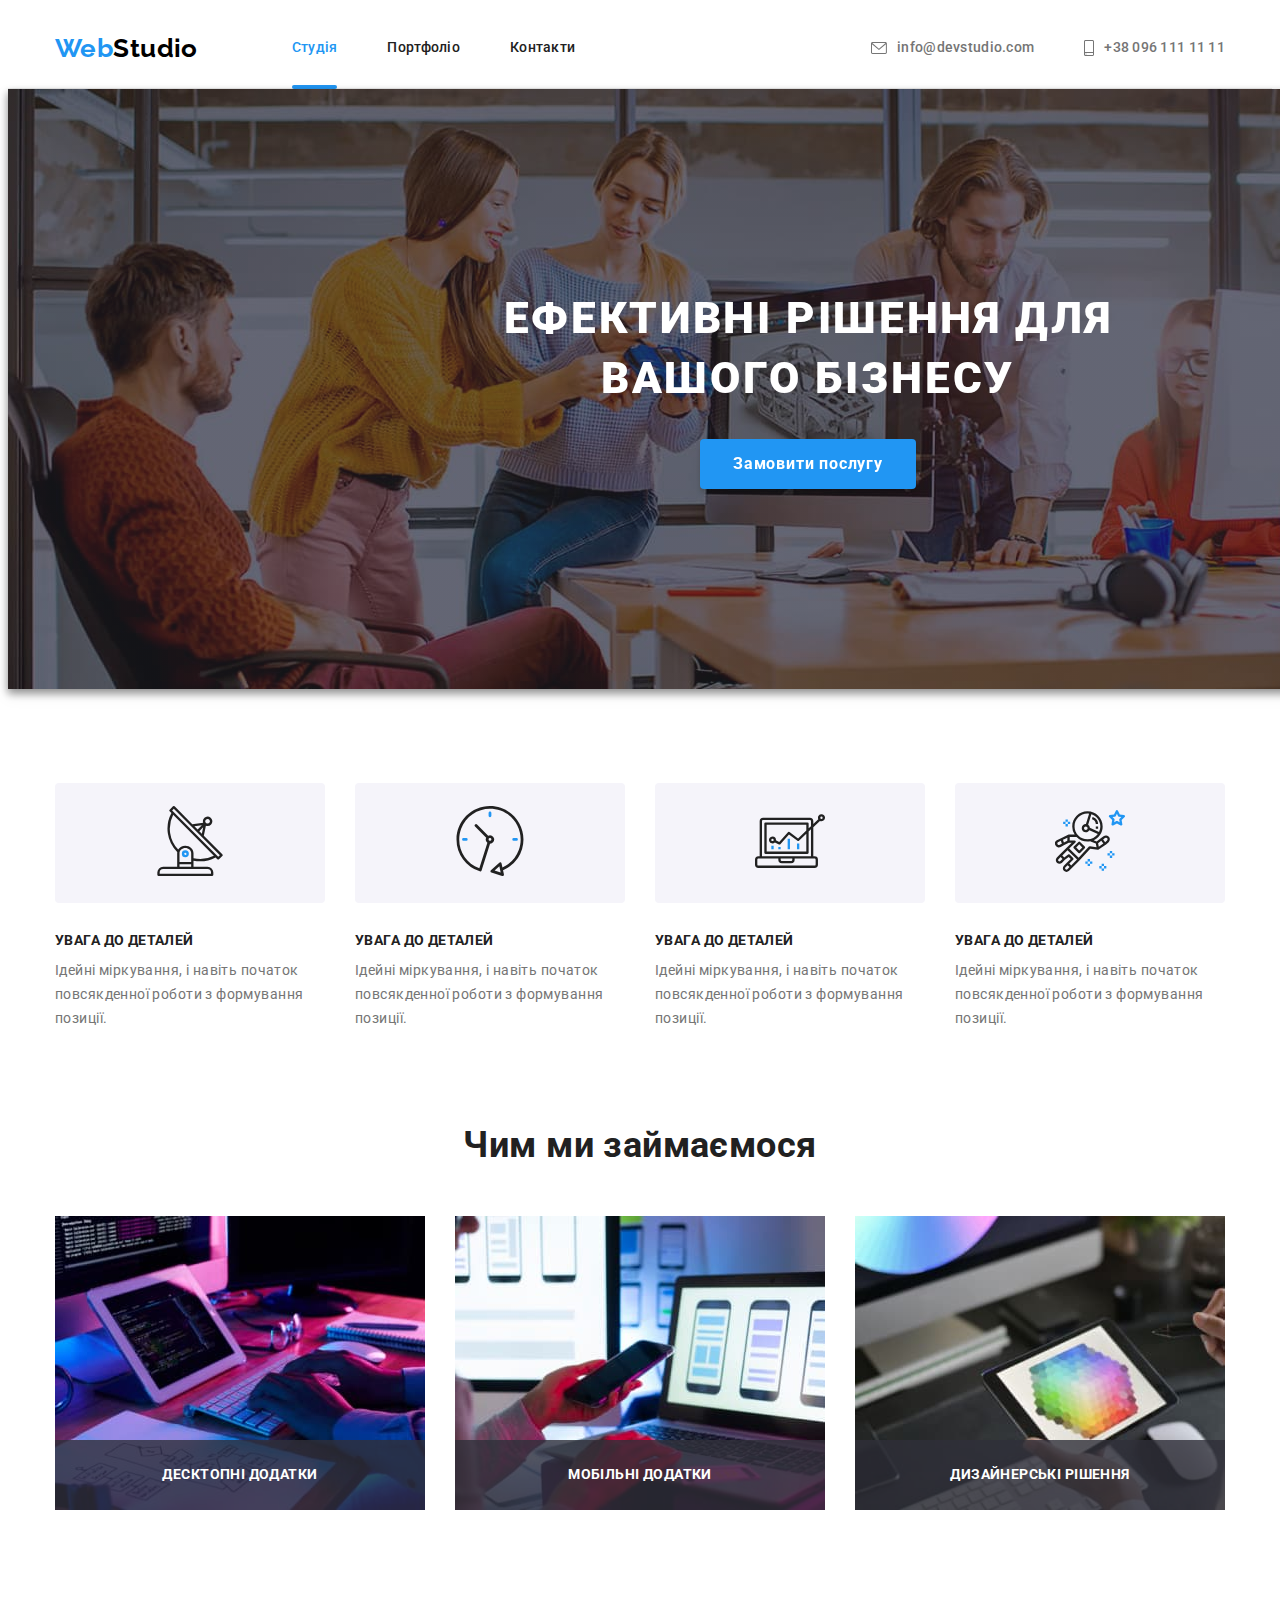
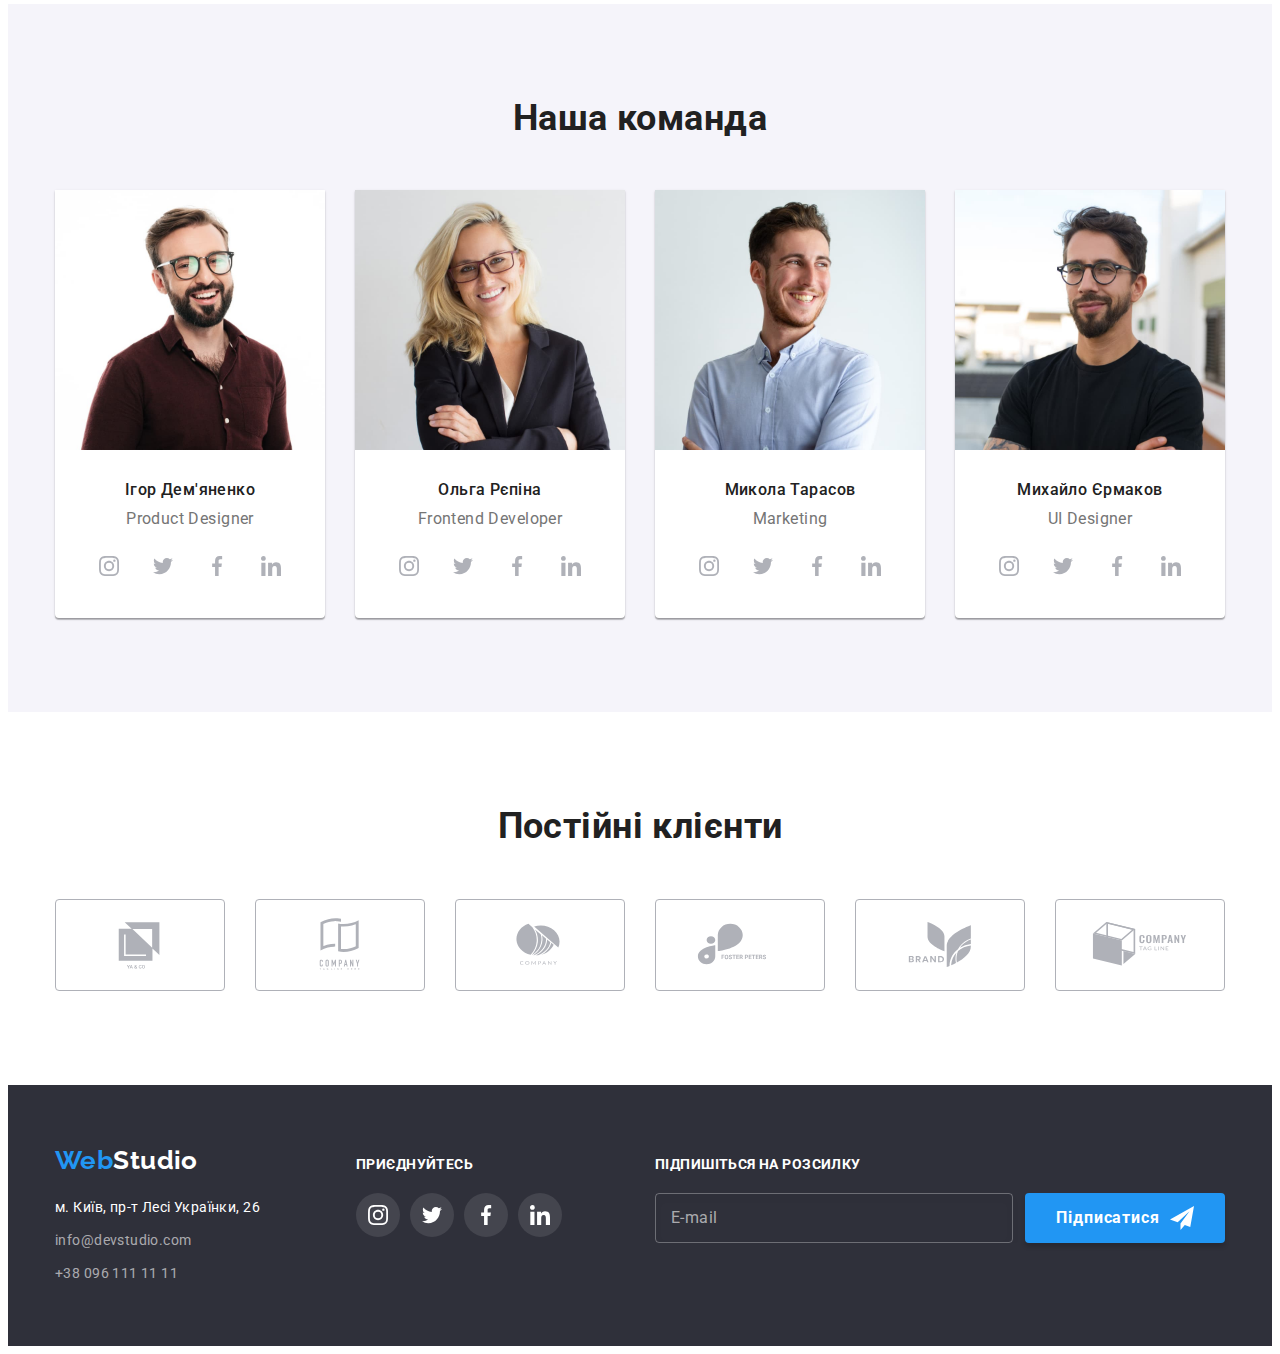
<file: index.html>
<!DOCTYPE html>
<html lang="uk">
  <head>
    <meta charset="UTF-8" />
    <meta http-equiv="X-UA-Compatible" content="IE=edge" />
    <meta name="viewport" content="width=device-width, initial-scale=1.0" />

    <title>Web Studio</title>

    <!-- Fonts -->

    <link rel="preconnect" href="https://fonts.googleapis.com" />
    <link rel="preconnect" href="https://fonts.gstatic.com" crossorigin />
    <link
      href="https://fonts.googleapis.com/css2?family=Raleway:wght@700&family=Roboto:wght@400;500;700;900&display=swap"
      rel="stylesheet"
    />

    <!-- Normalize -->

    <link
      rel="stylesheet"
      href="https://cdnjs.cloudflare.com/ajax/libs/modern-normalize/1.1.0/modern-normalize.min.css"
      integrity="sha512-wpPYUAdjBVSE4KJnH1VR1HeZfpl1ub8YT/NKx4PuQ5NmX2tKuGu6U/JRp5y+Y8XG2tV+wKQpNHVUX03MfMFn9Q=="
      crossorigin="anonymous"
      referrerpolicy="no-referrer"
    />

    <!-- Custom styles -->

    <link rel="stylesheet" href="./css/styles.css" />
  </head>

  <body>
    <!-- ============== HEADER SECTION =================== -->

    <header class="header">
      <div class="header-content container">
        <a class="logo-link link" href="./index.html">
          <span class="logo-header-one">Web</span><span class="logo-header-two">Studio</span></a
        >

        <!-- ===== nav menu ===== -->

        <nav class="navigation">
          <ul class="nav-list list">
            <li class="nav-list-item">
              <a class="nav-link link current" href="./index.html">Студія</a>
            </li>
            <li class="nav-list-item">
              <a class="nav-link link" href="./portfolio.html">Портфоліо</a>
            </li>
            <li class="nav-list-item"><a class="nav-link link" href="">Контакти</a></li>
          </ul>
        </nav>

        <!-- ===== contacts header ===== -->

        <ul class="mail-tel-list list">
          <li class="mail-tel-item link">
            <a class="mail-header-link" href="mailto:info@devstudio.com">
              <svg class="header-tel-icon" width="16" height="12">
                <use href="./images/icons.svg#icon-email"></use>
              </svg>
              info@devstudio.com
            </a>
          </li>
          <li class="mail-tel-item link">
            <a class="phone-header-link" href="tel:+380961111111">
              <svg class="header-tel-icon" width="10" height="16">
                <use href="./images/icons.svg#icon-smartphone"></use>
              </svg>
              +38 096 111 11 11
            </a>
          </li>
        </ul>
      </div>
    </header>

    <!-- ================ MAIN =============== -->

    <main class="main">
      <!-- ===== hero section ===== -->

      <section class="hero-overlay hero">
        <div class="container">
          <h1 class="hero-header">Ефективні рішення для вашого бізнесу</h1>

          <button class="hero-button btn" type="button" data-modal-open>Замовити послугу</button>
        </div>
      </section>

      <!-- ===== features section ===== -->

      <section class="features section">
        <div class="container">
          <h2 class="visually-hidden">Наші переваги</h2>

          <ul class="features-list list">
            <li class="features-list-item link features-picture-one">
              <div class="features-item-picture">
                <a class="features-item-link" href="">
                  <svg class="features-item-svg" width="70" height="70">
                    <use href="./images/icons.svg#icon-antenna"></use>
                  </svg>
                </a>
              </div>
              <h3 class="features-item-title">увага до деталей</h3>
              <p class="features-item-info">
                Ідейні міркування, і навіть початок повсякденної роботи з формування позиції.
              </p>
            </li>

            <li class="features-list-item link features-picture-one">
              <div class="features-item-picture">
                <a class="features-item-link" href="">
                  <svg class="features-item-svg" width="70" height="70">
                    <use href="./images/icons.svg#icon-clock"></use>
                  </svg>
                </a>
              </div>
              <h3 class="features-item-title">увага до деталей</h3>
              <p class="features-item-info">
                Ідейні міркування, і навіть початок повсякденної роботи з формування позиції.
              </p>
            </li>

            <li class="features-list-item link features-picture-one">
              <div class="features-item-picture">
                <a class="features-item-link" href="">
                  <svg class="features-item-svg" width="70" height="70">
                    <use href="./images/icons.svg#icon-diagram"></use>
                  </svg>
                </a>
              </div>
              <h3 class="features-item-title">увага до деталей</h3>
              <p class="features-item-info">
                Ідейні міркування, і навіть початок повсякденної роботи з формування позиції.
              </p>
            </li>

            <li class="features-list-item link features-picture-one">
              <div class="features-item-picture">
                <a class="features-item-link" href="">
                  <svg class="features-item-svg" width="70" height="70">
                    <use href="./images/icons.svg#icon-astronaut"></use>
                  </svg>
                </a>
              </div>
              <h3 class="features-item-title">увага до деталей</h3>
              <p class="features-item-info">
                Ідейні міркування, і навіть початок повсякденної роботи з формування позиції.
              </p>
            </li>
          </ul>
        </div>
      </section>

      <!-- ===== work section ===== -->

      <section class="work">
        <div class="container">
          <h2 class="section-title section-title-work">Чим ми займаємося</h2>
          <ul class="work-list list">
            <li class="work-image-link link">
              <div class="work-box">
                <img src="./images/work/imgwork1.jpg" width="370" height="294" alt="business" />
                <div class="work-label-box">
                  <p class="work-label-text">Десктопні додатки</p>
                </div>
              </div>
            </li>
            <li class="work-image-link link">
              <div class="work-box">
                <img src="./images/work/imgwork2.jpg" width="370" height="294" alt="business" />
                <div class="work-label-box">
                  <p class="work-label-text">Мобільні додатки</p>
                </div>
              </div>
            </li>
            <li class="work-image-link link">
              <div class="work-box">
                <img src="./images/work/imgwork3.jpg" width="370" height="294" alt="business" />
                <div class="work-label-box">
                  <p class="work-label-text">Дизайнерські рішення</p>
                </div>
              </div>
            </li>
          </ul>
        </div>
      </section>

      <!-- ===== team section ===== -->

      <section class="team section">
        <div class="container">
          <h2 class="section-title section-title-team">Наша команда</h2>

          <ul class="team-list list">
            <li class="team-list-item link">
              <div class="team-member">
                <img
                  class="team-member-image"
                  src="./images/team/igor.jpg"
                  width="270"
                  height="260"
                  alt="фото Ігор Дем'яненко"
                />
                <div class="team-member-info">
                  <h3 class="team-member-title">Ігор Дем'яненко</h3>
                  <p class="team-member-profession">Product Designer</p>

                  <!-- === soc netw === -->

                  <ul class="team-social-list list">
                    <li class="team-social-item">
                      <a
                        class="team-social-link link"
                        href=""
                        target="_blank"
                        rel="nofollow noopener noreferrer"
                        aria-label="Instagram"
                      >
                        <svg class="team-social-svg" width="20" height="20">
                          <use href="./images/icons.svg#icon-instagram"></use>
                        </svg>
                      </a>
                    </li>

                    <li class="team-social-item">
                      <a
                        class="team-social-link link"
                        href=""
                        target="_blank"
                        rel="nofollow noopener noreferrer"
                        aria-label="Twitter"
                      >
                        <svg class="team-social-svg" width="20" height="20">
                          <use href="./images/icons.svg#icon-twitter"></use>
                        </svg>
                      </a>
                    </li>

                    <li class="team-social-item">
                      <a
                        class="team-social-link link"
                        href=""
                        target="_blank"
                        rel="nofollow noopener noreferrer"
                        aria-label="Facebook"
                      >
                        <svg class="team-social-svg" width="20" height="20">
                          <use href="./images/icons.svg#icon-facebook"></use>
                        </svg>
                      </a>
                    </li>

                    <li class="team-social-item">
                      <a
                        class="team-social-link link"
                        href=""
                        target="_blank"
                        rel="nofollow noopener noreferrer"
                        aria-label="Linkedin"
                      >
                        <svg class="team-social-svg" width="20" height="20">
                          <use href="./images/icons.svg#icon-linkedin"></use>
                        </svg>
                      </a>
                    </li>
                  </ul>
                </div>
              </div>
            </li>

            <li class="team-list-item link">
              <div class="team-member">
                <img
                  class="team-member-image"
                  src="./images/team/olga.jpg"
                  width="270"
                  height="260"
                  alt="фото Ольга Рєпіна"
                />
                <div class="team-member-info">
                  <h3 class="team-member-title">Ольга Рєпіна</h3>
                  <p class="team-member-profession">Frontend Developer</p>

                  <ul class="team-social-list list">
                    <li class="team-social-item">
                      <a
                        class="team-social-link link"
                        href=""
                        target="_blank"
                        rel="nofollow noopener noreferrer"
                        aria-label="Instagram"
                      >
                        <svg class="team-social-svg" width="20" height="20">
                          <use href="./images/icons.svg#icon-instagram"></use>
                        </svg>
                      </a>
                    </li>

                    <li class="team-social-item">
                      <a
                        class="team-social-link link"
                        href=""
                        target="_blank"
                        rel="nofollow noopener noreferrer"
                        aria-label="Twitter"
                      >
                        <svg class="team-social-svg" width="20" height="20">
                          <use href="./images/icons.svg#icon-twitter"></use>
                        </svg>
                      </a>
                    </li>

                    <li class="team-social-item">
                      <a
                        class="team-social-link link"
                        href=""
                        target="_blank"
                        rel="nofollow noopener noreferrer"
                        aria-label="Facebook"
                      >
                        <svg class="team-social-svg" width="20" height="20">
                          <use href="./images/icons.svg#icon-facebook"></use>
                        </svg>
                      </a>
                    </li>

                    <li class="team-social-item">
                      <a
                        class="team-social-link link"
                        href=""
                        target="_blank"
                        rel="nofollow noopener noreferrer"
                        aria-label="Linkedin"
                      >
                        <svg class="team-social-svg" width="20" height="20">
                          <use href="./images/icons.svg#icon-linkedin"></use>
                        </svg>
                      </a>
                    </li>
                  </ul>
                </div>
              </div>
            </li>

            <li class="team-list-item link">
              <div class="team-member">
                <img
                  class="team-member-image"
                  src="./images/team/mikola.jpg"
                  width="270"
                  height="260"
                  alt="фото Микола Тарасов"
                />
                <div class="team-member-info">
                  <h3 class="team-member-title">Микола Тарасов</h3>
                  <p class="team-member-profession">Marketing</p>

                  <ul class="team-social-list list">
                    <li class="team-social-item">
                      <a
                        class="team-social-link link"
                        href=""
                        target="_blank"
                        rel="nofollow noopener noreferrer"
                        aria-label="Instagram"
                      >
                        <svg class="team-social-svg" width="20" height="20">
                          <use href="./images/icons.svg#icon-instagram"></use>
                        </svg>
                      </a>
                    </li>

                    <li class="team-social-item">
                      <a
                        class="team-social-link link"
                        href=""
                        target="_blank"
                        rel="nofollow noopener noreferrer"
                        aria-label="Twitter"
                      >
                        <svg class="team-social-svg" width="20" height="20">
                          <use href="./images/icons.svg#icon-twitter"></use>
                        </svg>
                      </a>
                    </li>

                    <li class="team-social-item">
                      <a
                        class="team-social-link link"
                        href=""
                        target="_blank"
                        rel="nofollow noopener noreferrer"
                        aria-label="Facebook"
                      >
                        <svg class="team-social-svg" width="20" height="20">
                          <use href="./images/icons.svg#icon-facebook"></use>
                        </svg>
                      </a>
                    </li>

                    <li class="team-social-item">
                      <a
                        class="team-social-link link"
                        href=""
                        target="_blank"
                        rel="nofollow noopener noreferrer"
                        aria-label="Linkedin"
                      >
                        <svg class="team-social-svg" width="20" height="20">
                          <use href="./images/icons.svg#icon-linkedin"></use>
                        </svg>
                      </a>
                    </li>
                  </ul>
                </div>
              </div>
            </li>

            <li class="team-list-item link">
              <div class="team-member">
                <img
                  class="team-member-image"
                  src="./images/team/mikhailo.jpg"
                  width="270"
                  height="260"
                  alt="фото Михайло Єрмаков"
                />
                <div class="team-member-info">
                  <h3 class="team-member-title">Михайло Єрмаков</h3>
                  <p class="team-member-profession">UI Designer</p>

                  <ul class="team-social-list list">
                    <li class="team-social-item">
                      <a
                        class="team-social-link link"
                        href=""
                        target="_blank"
                        rel="nofollow noopener noreferrer"
                        aria-label="Instagram"
                      >
                        <svg class="team-social-svg" width="20" height="20">
                          <use href="./images/icons.svg#icon-instagram"></use>
                        </svg>
                      </a>
                    </li>

                    <li class="team-social-item">
                      <a
                        class="team-social-link link"
                        href=""
                        target="_blank"
                        rel="nofollow noopener noreferrer"
                        aria-label="Twitter"
                      >
                        <svg class="team-social-svg" width="20" height="20">
                          <use href="./images/icons.svg#icon-twitter"></use>
                        </svg>
                      </a>
                    </li>

                    <li class="team-social-item">
                      <a
                        class="team-social-link link"
                        href=""
                        target="_blank"
                        rel="nofollow noopener noreferrer"
                        aria-label="Facebook"
                      >
                        <svg class="team-social-svg" width="20" height="20">
                          <use href="./images/icons.svg#icon-facebook"></use>
                        </svg>
                      </a>
                    </li>

                    <li class="team-social-item">
                      <a
                        class="team-social-link link"
                        href=""
                        target="_blank"
                        rel="nofollow noopener noreferrer"
                        aria-label="Linkedin"
                      >
                        <svg class="team-social-svg" width="20" height="20">
                          <use href="./images/icons.svg#icon-linkedin"></use>
                        </svg>
                      </a>
                    </li>
                  </ul>
                </div>
              </div>
            </li>
          </ul>
        </div>
      </section>

      <section class="clients section">
        <div class="container">
          <h2 class="section-title section-clients-title">Постійні клієнти</h2>

          <ul class="clients-logos-list list">
            <li class="clients-logos-item">
              <a
                class="clients-logos-link link"
                href=""
                target="_blank"
                rel="nofollow noopener noreferrer"
                aria-label="Ya & Co"
              >
                <svg class="clients-logos-logo" width="106" height="60">
                  <use href="./images/icons.svg#icon-logo1"></use>
                </svg>
              </a>
            </li>
            <li class="clients-logos-item">
              <a
                class="clients-logos-link link"
                href=""
                target="_blank"
                rel="nofollow noopener noreferrer"
                aria-label="Company Tagline Here"
              >
                <svg class="clients-logos-logo" width="106" height="60">
                  <use href="./images/icons.svg#icon-logo2"></use>
                </svg>
              </a>
            </li>
            <li class="clients-logos-item">
              <a
                class="clients-logos-link link"
                href=""
                target="_blank"
                rel="nofollow noopener noreferrer"
                aria-label="COMPANY"
              >
                <svg class="clients-logos-logo" width="106" height="60">
                  <use href="./images/icons.svg#icon-logo3"></use>
                </svg>
              </a>
            </li>
            <li class="clients-logos-item">
              <a
                class="clients-logos-link link"
                href=""
                target="_blank"
                rel="nofollow noopener noreferrer"
                aria-label="FOSTER PETERS"
              >
                <svg class="clients-logos-logo" width="106" height="60">
                  <use href="./images/icons.svg#icon-logo4"></use>
                </svg>
              </a>
            </li>
            <li class="clients-logos-item">
              <a
                class="clients-logos-link link"
                href=""
                target="_blank"
                rel="nofollow noopener noreferrer"
                aria-label="BRAND"
              >
                <svg class="clients-logos-logo" width="106" height="60">
                  <use href="./images/icons.svg#icon-logo5"></use>
                </svg>
              </a>
            </li>
            <li class="clients-logos-item">
              <a
                class="clients-logos-link link"
                href=""
                target="_blank"
                rel="nofollow noopener noreferrer"
                aria-label="Company Tagline"
              >
                <svg class="clients-logos-logo" width="106" height="60">
                  <use href="./images/icons.svg#icon-logo6"></use>
                </svg>
              </a>
            </li>
          </ul>
        </div>
      </section>
    </main>

    <!-- ========== FOOTER ============       -->

    <footer class="footer">
      <div class="container footer-parts">
        <h2 class="visually-hidden">Контакти і адреса</h2>

        <div class="footer-part-one">
          <a class="logo-link link" href="./index.html">
            <span class="logo-footer-one">Web</span><span class="logo-footer-three">Studio</span></a
          >
          <address class="footer-address">
            <ul class="list">
              <li class="address-items">
                <a
                  class="address-item-one link"
                  href="https://goo.gl/maps/MKDDi8GhxzNny77W8"
                  target="_blank"
                  rel="noopener noreferrer"
                  >м. Київ, пр-т Лесі Українки, 26</a
                >
              </li>
              <li class="address-items">
                <a class="address-item-two link" href="mailto:info@devstudio.com"
                  >info@devstudio.com</a
                >
              </li>
              <li class="address-items">
                <a class="address-item-three link" href="tel:+380961111111">+38 096 111 11 11</a>
              </li>
            </ul>
          </address>
        </div>

        <div class="footer-part-two">
          <p class="footer-social-title">приєднуйтесь</p>

          <!-- === soc networks === -->

          <ul class="footer-social-list list">
            <li class="footer-social-item">
              <a
                class="footer-social-link link"
                href=""
                target="_blank"
                rel="nofollow noopener noreferrer"
              >
                <svg class="footer-social-icon" width="20" height="20">
                  <use href="./images/icons.svg#icon-instagram"></use>
                </svg>
              </a>
            </li>
            <li class="footer-social-item">
              <a
                class="footer-social-link link"
                href=""
                target="_blank"
                rel="nofollow noopener noreferrer"
              >
                <svg class="footer-social-icon" width="20" height="20">
                  <use href="./images/icons.svg#icon-twitter"></use>
                </svg>
              </a>
            </li>
            <li class="footer-social-item">
              <a
                class="footer-social-link link"
                href=""
                target="_blank"
                rel="nofollow noopener noreferrer"
              >
                <svg class="footer-social-icon" width="20" height="20">
                  <use href="./images/icons.svg#icon-facebook"></use>
                </svg>
              </a>
            </li>
            <li class="footer-social-item">
              <a
                class="footer-social-link link"
                href=""
                target="_blank"
                rel="nofollow noopener noreferrer"
              >
                <svg class="footer-social-icon" width="20" height="20">
                  <use href="./images/icons.svg#icon-linkedin"></use>
                </svg>
              </a>
            </li>
          </ul>
        </div>

        <!-- === subscribe === -->

        <div class="footer-part-three">
          <p class="footer-subscribe-title">підпишіться на розсилку</p>

          <form class="form">
            <div class="footer-email-input">
              <div class="footer-form-field-input">
                <input
                  class="footer-form-input"
                  type="email"
                  name="email"
                  placeholder=" "
                  id="email"
                />
                <label class="footer-form-label" for="email">E-mail</label>
              </div>

              <button type="submit" class="footer-button-subscribe btn">
                <span>Підписатися</span>
                <svg class="" width="24" height="24">
                  <use href="./images/icons.svg#icon-send"></use>
                </svg>
              </button>
            </div>
          </form>
        </div>
      </div>
    </footer>

    <!-- =============== MODAL WINDOW =================== -->

    <div class="backdrop is-hidden" data-modal>
      <div class="modal">
        <button class="modal-close-btn" type="button" data-modal-close>
          <svg class="close-button-icon" width="18" height="18">
            <use href="./images/icons.svg#icon-close-btn"></use>
          </svg>
        </button>

        <p class="modal-window-title">Залиште свої дані, ми вам передзвонимо</p>

        <form class="modal-form-inputs" autocomplete="off">
          <div class="form-group">
            <label class="form-field">
              <input class="form-input" type="text" name="user-name" placeholder=" " />
              <span class="form-label">Ім'я</span>
              <svg class="form-icon" width="18" height="18">
                <use href="./images/icons.svg#icon-person-modal"></use>
              </svg>
            </label>

            <label class="form-field">
              <input class="form-input" type="tel" name="user-tel" placeholder=" " />
              <span class="form-label">Телефон</span>
              <svg class="form-icon" width="18" height="18">
                <use href="./images/icons.svg#icon-phone-modal"></use>
              </svg>
            </label>

            <label class="form-field">
              <input class="form-input" type="text" name="user-email" placeholder=" " />
              <span class="form-label">Пошта</span>
              <svg class="form-icon" width="18" height="18">
                <use href="./images/icons.svg#icon-email-modal"></use>
              </svg>
            </label>

            <label class="form-field-comment">
              <textarea
                class="form-comment"
                name="user-comment"
                rows="6"
                placeholder="Введіть текст"
              ></textarea>
              <span class="form-comment-label">Коментар</span>
            </label>
          </div>

          <div class="form-group-two">
            <label class="checkbox-label">
              <input class="form-checkbox" type="checkbox" name="user-agreement" />
              <span class="checkbox-icon"></span>
              <span class="checkbox-text"
                >Погоджуюся з розсилкою та приймаю
                <a class="checkbox-text-link" href="">Умови договору</a></span
              >
            </label>

            <button class="form-button btn" type="submit">Відправити</button>
          </div>
        </form>
      </div>
    </div>

    <script src="./js/modal.js"></script>
  </body>
</html>
</file>
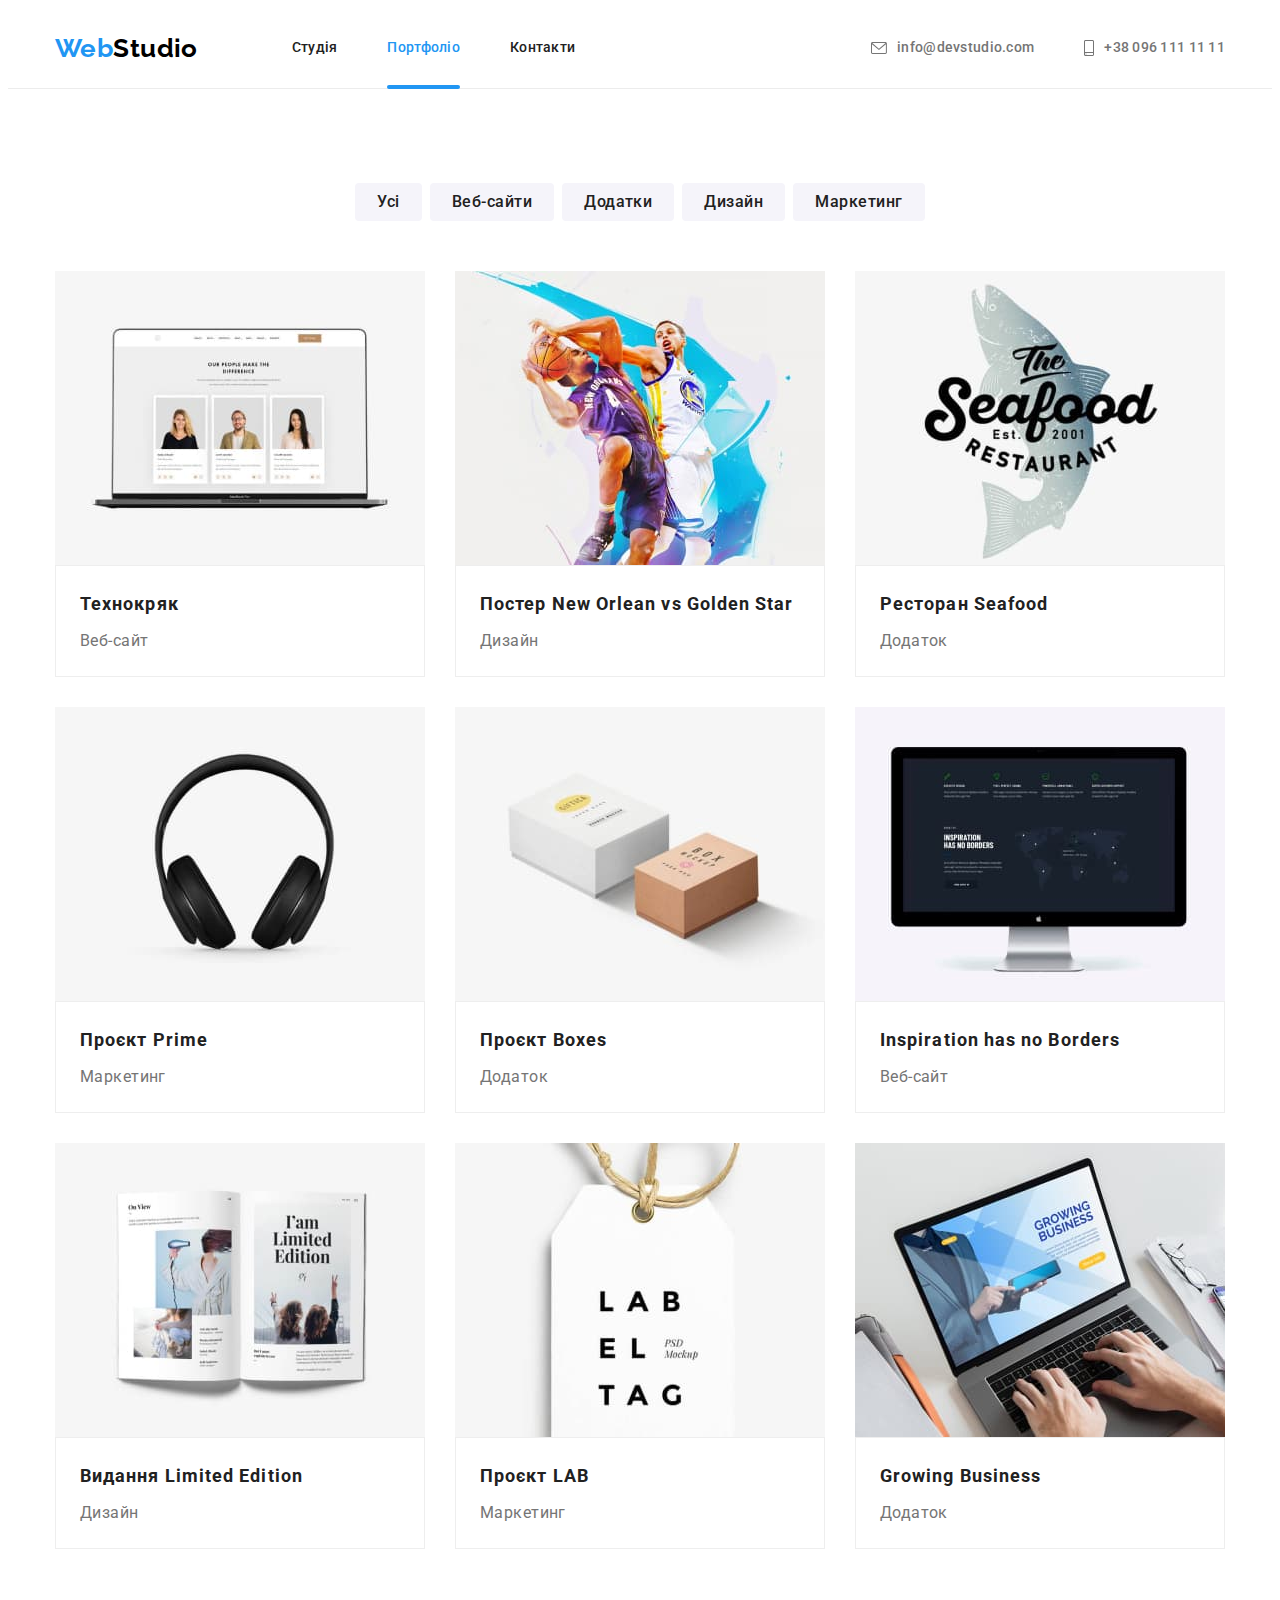
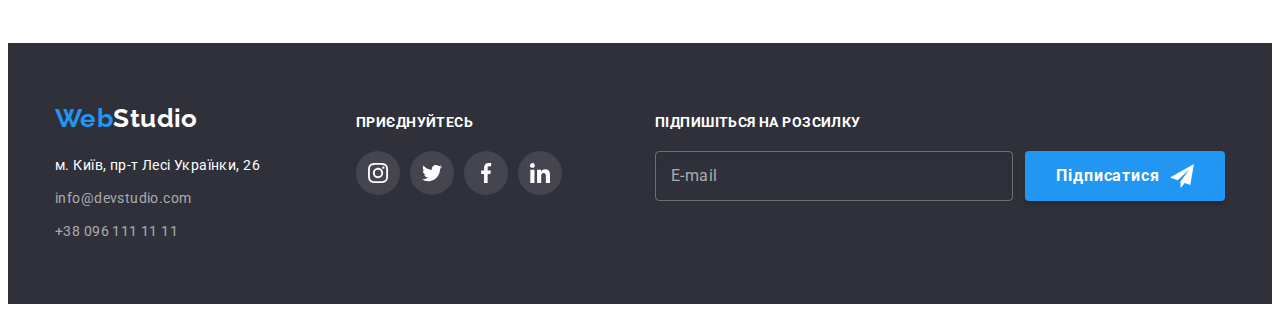
<file: portfolio.html>
<!DOCTYPE html>
<html lang="uk">
  <head>
    <meta charset="UTF-8" />
    <meta http-equiv="X-UA-Compatible" content="IE=edge" />
    <meta name="viewport" content="width=device-width, initial-scale=1.0" />
    <title>Web Studio</title>
    <link rel="preconnect" href="https://fonts.googleapis.com" />
    <link rel="preconnect" href="https://fonts.gstatic.com" crossorigin />
    <link
      href="https://fonts.googleapis.com/css2?family=Raleway:wght@700&family=Roboto:wght@400;500;700;900&display=swap"
      rel="stylesheet"
    />
    <link
      rel="stylesheet"
      href="https://cdnjs.cloudflare.com/ajax/libs/modern-normalize/1.1.0/modern-normalize.min.css"
      integrity="sha512-wpPYUAdjBVSE4KJnH1VR1HeZfpl1ub8YT/NKx4PuQ5NmX2tKuGu6U/JRp5y+Y8XG2tV+wKQpNHVUX03MfMFn9Q=="
      crossorigin="anonymous"
      referrerpolicy="no-referrer"
    />
    <link rel="stylesheet" href="./css/styles.css" />
  </head>

  <body>
    <!-- ===== HEADER ===== -->

    <header class="header">
      <div class="header-content container">
        <a class="logo-link link" href="./index.html">
          <span class="logo-header-one">Web</span><span class="logo-header-two">Studio</span></a
        >

        <nav class="navigation">
          <ul class="nav-list list">
            <li class="nav-list-item">
              <a class="nav-link link" href="./index.html">Студія</a>
            </li>
            <li class="nav-list-item">
              <a class="nav-link link current" href="./portfolio.html">Портфоліо</a>
            </li>
            <li class="nav-list-item"><a class="nav-link link" href="">Контакти</a></li>
          </ul>
        </nav>

        <ul class="mail-tel-list list">
          <li class="mail-tel-item link">
            <a class="mail-header-link" href="mailto:info@devstudio.com">
              <svg class="header-tel-icon" width="16" height="12">
                <use href="./images/icons.svg#icon-email"></use>
              </svg>
              info@devstudio.com
            </a>
          </li>
          <li class="mail-tel-item link">
            <a class="phone-header-link" href="tel:+380961111111">
              <svg class="header-tel-icon" width="10" height="16">
                <use href="./images/icons.svg#icon-smartphone"></use>
              </svg>
              +38 096 111 11 11
            </a>
          </li>
        </ul>
      </div>
    </header>

    <!-- ===== MAIN ===== -->

    <main class="portfolio section">
      <div class="container">
        <!-- filter -->

        <ul class="list portfolio-filter-list">
          <li class="portfolio-filter-item link">
            <button class="portfolio-filter-button btn" type="button">Усі</button>
          </li>
          <li class="portfolio-filter-item link">
            <button class="portfolio-filter-button btn" type="button">Веб-сайти</button>
          </li>
          <li class="portfolio-filter-item link">
            <button class="portfolio-filter-button btn" type="button">Додатки</button>
          </li>
          <li class="portfolio-filter-item link">
            <button class="portfolio-filter-button btn" type="button">Дизайн</button>
          </li>
          <li class="portfolio-filter-item link">
            <button class="portfolio-filter-button btn" type="button">Маркетинг</button>
          </li>
        </ul>

        <!-- portfolio -->

        <h1 class="visually-hidden">Портфоліо</h1>

        <ul class="portfolio-list list">
          <li class="portfolio-container link">
            <a class="portfolio-link link" href="">
              <div class="portfolio-overlay-box">
                <img
                  src="./images/portfolio/portfolio1.jpg"
                  alt="Сайт Технокряк"
                  width="370"
                  height="294"
                />

                <p class="portfolio-overlay-text">
                  Ресурс пропонує комплексні пропозиції з різним рівнем функціоналу та сервісів. Все
                  це дозволить відвідувачу отримати вичерпні відомості про компанію або приватну
                  особу.
                </p>
              </div>

              <div class="portfolio-about">
                <h2 class="portfolio-list-title">Технокряк</h2>
                <p class="portfolio-chapter">Веб-сайт</p>
              </div>
            </a>
          </li>

          <!-- === next === -->

          <li class="portfolio-container link">
            <a class="portfolio-link link" href="">
              <div class="portfolio-overlay-box">
                <img
                  src="./images/portfolio/portfolio2.jpg"
                  alt="Дизайн постер New Orlean vs Golden Star"
                  width="370"
                  height="294"
                />
                <p class="portfolio-overlay-text">
                  Ресурс пропонує комплексні пропозиції з різним рівнем функціоналу та сервісів. Все
                  це дозволить відвідувачу отримати вичерпні відомості про компанію або приватну
                  особу.
                </p>
              </div>
              <div class="portfolio-about">
                <h2 class="portfolio-list-title">Постер New Orlean vs Golden Star</h2>
                <p class="portfolio-chapter">Дизайн</p>
              </div>
            </a>
          </li>

          <!-- === next === -->

          <li class="portfolio-container link">
            <a class="portfolio-link link" href="">
              <div class="portfolio-overlay-box">
                <img
                  src="./images/portfolio/portfolio3.jpg"
                  alt="Додаток для Ресторан Seafood"
                  width="370"
                  height="294"
                />
                <p class="portfolio-overlay-text">
                  Ресурс пропонує комплексні пропозиції з різним рівнем функціоналу та сервісів. Все
                  це дозволить відвідувачу отримати вичерпні відомості про компанію або приватну
                  особу.
                </p>
              </div>
              <div class="portfolio-about">
                <h2 class="portfolio-list-title">Ресторан Seafood</h2>
                <p class="portfolio-chapter">Додаток</p>
              </div>
            </a>
          </li>

          <li class="portfolio-container link">
            <a class="portfolio-link link" href="">
              <div class="portfolio-overlay-box">
                <img
                  src="./images/portfolio/portfolio4.jpg"
                  alt="Маркетинг Проєкт Prime"
                  width="370"
                  height="294"
                />
                <p class="portfolio-overlay-text">
                  Ресурс пропонує комплексні пропозиції з різним рівнем функціоналу та сервісів. Все
                  це дозволить відвідувачу отримати вичерпні відомості про компанію або приватну
                  особу.
                </p>
              </div>
              <div class="portfolio-about">
                <h2 class="portfolio-list-title">Проєкт Prime</h2>
                <p class="portfolio-chapter">Маркетинг</p>
              </div>
            </a>
          </li>

          <li class="portfolio-container link">
            <a class="portfolio-link link" href="">
              <div class="portfolio-overlay-box">
                <img
                  src="./images/portfolio/portfolio5.jpg"
                  alt="Додаток Проєкт Boxes"
                  width="370"
                  height="294"
                />
                <p class="portfolio-overlay-text">
                  Ресурс пропонує комплексні пропозиції з різним рівнем функціоналу та сервісів. Все
                  це дозволить відвідувачу отримати вичерпні відомості про компанію або приватну
                  особу.
                </p>
              </div>
              <div class="portfolio-about">
                <h2 class="portfolio-list-title">Проєкт Boxes</h2>
                <p class="portfolio-chapter">Додаток</p>
              </div>
            </a>
          </li>

          <li class="portfolio-container link">
            <a class="portfolio-link link" href="">
              <div class="portfolio-overlay-box">
                <img
                  src="./images/portfolio/portfolio6.jpg"
                  alt="Inspiration has no Borders"
                  width="370"
                  height="294"
                />
                <p class="portfolio-overlay-text">
                  Ресурс пропонує комплексні пропозиції з різним рівнем функціоналу та сервісів. Все
                  це дозволить відвідувачу отримати вичерпні відомості про компанію або приватну
                  особу.
                </p>
              </div>
              <div class="portfolio-about">
                <h2 class="portfolio-list-title">Inspiration has no Borders</h2>
                <p class="portfolio-chapter">Веб-сайт</p>
              </div>
            </a>
          </li>

          <li class="portfolio-container link">
            <a class="portfolio-link link" href="">
              <div class="portfolio-overlay-box">
                <img
                  src="./images/portfolio/portfolio7.jpg"
                  alt="Маркетинг Проєкт LAB"
                  width="370"
                  height="294"
                />
                <p class="portfolio-overlay-text">
                  Ресурс пропонує комплексні пропозиції з різним рівнем функціоналу та сервісів. Все
                  це дозволить відвідувачу отримати вичерпні відомості про компанію або приватну
                  особу.
                </p>
              </div>
              <div class="portfolio-about">
                <h2 class="portfolio-list-title">Видання Limited Edition</h2>
                <p class="portfolio-chapter">Дизайн</p>
              </div>
            </a>
          </li>

          <li class="portfolio-container link">
            <a class="portfolio-link link" href="">
              <div class="portfolio-overlay-box">
                <img
                  src="./images/portfolio/portfolio8.jpg"
                  alt="Маркетинг Проєкт LAB"
                  width="370"
                  height="294"
                />
                <p class="portfolio-overlay-text">
                  Ресурс пропонує комплексні пропозиції з різним рівнем функціоналу та сервісів. Все
                  це дозволить відвідувачу отримати вичерпні відомості про компанію або приватну
                  особу.
                </p>
              </div>
              <div class="portfolio-about">
                <h2 class="portfolio-list-title">Проєкт LAB</h2>
                <p class="portfolio-chapter">Маркетинг</p>
              </div>
            </a>
          </li>

          <li class="portfolio-container link">
            <a class="portfolio-link link" href="">
              <div class="portfolio-overlay-box">
                <img
                  src="./images/portfolio/portfolio9.jpg"
                  alt="Додаток Growing Business"
                  width="370"
                  height="294"
                />
                <p class="portfolio-overlay-text">
                  Ресурс пропонує комплексні пропозиції з різним рівнем функціоналу та сервісів. Все
                  це дозволить відвідувачу отримати вичерпні відомості про компанію або приватну
                  особу.
                </p>
              </div>
              <div class="portfolio-about">
                <h2 class="portfolio-list-title">Growing Business</h2>
                <p class="portfolio-chapter">Додаток</p>
              </div>
            </a>
          </li>
        </ul>
      </div>
    </main>

    <!-- ===== FOOTER =====   -->

    <footer class="footer">
      <div class="container footer-parts">
        <h2 class="visually-hidden">Контакти і адреса</h2>

        <div class="footer-part-one">
          <a class="logo-link link" href="./index.html">
            <span class="logo-footer-one">Web</span><span class="logo-footer-three">Studio</span></a
          >
          <address class="footer-address">
            <ul class="list">
              <li class="address-items">
                <a
                  class="address-item-one link"
                  href="https://goo.gl/maps/MKDDi8GhxzNny77W8"
                  target="_blank"
                  rel="noopener noreferrer"
                  >м. Київ, пр-т Лесі Українки, 26</a
                >
              </li>
              <li class="address-items">
                <a class="address-item-two link" href="mailto:info@devstudio.com"
                  >info@devstudio.com</a
                >
              </li>
              <li class="address-items">
                <a class="address-item-three link" href="tel:+380961111111">+38 096 111 11 11</a>
              </li>
            </ul>
          </address>
        </div>

        <div class="footer-part-two">
          <p class="footer-social-title">приєднуйтесь</p>

          <!-- === soc networks === -->

          <ul class="footer-social-list list">
            <li class="footer-social-item">
              <a
                class="footer-social-link link"
                href=""
                target="_blank"
                rel="nofollow noopener noreferrer"
              >
                <svg class="footer-social-icon" width="20" height="20">
                  <use href="./images/icons.svg#icon-instagram"></use>
                </svg>
              </a>
            </li>
            <li class="footer-social-item">
              <a
                class="footer-social-link link"
                href=""
                target="_blank"
                rel="nofollow noopener noreferrer"
              >
                <svg class="footer-social-icon" width="20" height="20">
                  <use href="./images/icons.svg#icon-twitter"></use>
                </svg>
              </a>
            </li>
            <li class="footer-social-item">
              <a
                class="footer-social-link link"
                href=""
                target="_blank"
                rel="nofollow noopener noreferrer"
              >
                <svg class="footer-social-icon" width="20" height="20">
                  <use href="./images/icons.svg#icon-facebook"></use>
                </svg>
              </a>
            </li>
            <li class="footer-social-item">
              <a
                class="footer-social-link link"
                href=""
                target="_blank"
                rel="nofollow noopener noreferrer"
              >
                <svg class="footer-social-icon" width="20" height="20">
                  <use href="./images/icons.svg#icon-linkedin"></use>
                </svg>
              </a>
            </li>
          </ul>
        </div>

        <!-- === subscribe === -->

        <div class="footer-part-three">
          <p class="footer-subscribe-title">підпишіться на розсилку</p>

          <form class="form">
            <div class="footer-email-input">
              <div class="footer-form-field-input">
                <input
                  class="footer-form-input"
                  type="email"
                  name="email"
                  placeholder=" "
                  id="email"
                />
                <label class="footer-form-label" for="email">E-mail</label>
              </div>

              <button type="submit" class="footer-button-subscribe btn">
                <span>Підписатися</span>
                <svg class="" width="24" height="24">
                  <use href="./images/icons.svg#icon-send"></use>
                </svg>
              </button>
            </div>
          </form>
        </div>
      </div>
    </footer>
  </body>
</html>
</file>
<file: css/styles.css>
html {
  box-sizing: border-box;
}

*,
*::before,
*::after {
  box-sizing: inherit;
}

*:focus {
  border-color: transparent;
}

:root {
  /* ===== fonts ===== */
  --first-font: 'Roboto', sans-serif;
  --second-font: 'Raleway', sans-serif;

  /* ===== fonts color ===== */

  --primary-text-color: #757575;
  --accent-text-color: #2196f3;

  --headers-text-color: #212121;

  --button-text-color-one: #fff;

  --work-label-text: #fff;

  --footer-titles-color: #fff;

  --portfolio-overlay-text-color: #fff;

  /* ===== BG colors ===== */

  --background-body: #fff;
  --background-section-one: #fff;
  --background-section-two: #f5f4fa;
  --background-color-hero: #c4c4c4;
  --background-footer: #2f303a;

  --background-hero-modal: #ffffff;

  /* ===== hero & footer button colors ===== */

  --button-background-color: #2196f3;
  --button-hover-color: #188ce8;
  --button-active-color: #188ce8;

  --modal-close-btn-color: #ffffff;

  /* ===== logo color ===== */

  --logo-color-one: #2196f3;
  --logo-color-two: #000000;
  --logo-color-three: #fff;

  /* ===== hero gradient colors ===== */

  --hero-gradient-color-one: rgba(47, 48, 58, 0.4);
  --hero-gradient-color-two: rgba(47, 48, 58, 0.4);

  /* ===== fil svg icons color ===== */

  --fill-svg-icons: #afb1b8;
  --fill-footer-socials: #fff;

  /* ===== transition propertys ===== */

  --time-transition: 250ms;
  --function-transition: cubic-bezier(0.4, 0, 0.2, 1);
  --delay-transition: 100ms;

  --transition-standart: 250ms cubic-bezier(0.4, 0, 0.2, 1);

  /* ===== other ===== */

  --zindex-header: 500;
  --zind-hero-modal: 1000;
}

/* ===== BASE STYLES ===== */

/* ===== reset ===== */

h1,
h2,
h3,
h4,
h5,
h6,
p {
  margin: 0%;
}

img {
  display: block;
  /* max-width: 100%;
  height: auto; */
}

.list {
  list-style: none;
  margin: 0;
  padding: 0;
}

.link {
  text-decoration: none;
  color: currentColor;
}

/* ===== end reset ===== */

body {
  font-family: Roboto, sans-serif;
  font-style: normal;
  font-size: 14px;
  letter-spacing: 0.03em;

  color: var(--primary-text-color);

  background-color: var(--background-body);
}

.btn {
  display: block;
  font-family: inherit;
  cursor: pointer;
  border: none;
  border-radius: 4px;
}

.section {
  padding-top: 94px;
  padding-bottom: 94px;
}

.section-title {
  font-weight: 700;
  font-size: 36px;
  line-height: 1.16;

  color: var(--headers-text-color);

  text-align: center;
}

/* ===== UTILITY =====*/

.visually-hidden {
  position: absolute;
  width: 1px;
  height: 1px;
  margin: -1px;
  border: 0;
  padding: 0;
  white-space: nowrap;
  clip-path: inset(100%);
  clip: rect(0 0 0 0);
  overflow: hidden;
}

.container {
  width: 1200px;
  padding-left: 15px;
  padding-right: 15px;
  margin-left: auto;
  margin-right: auto;

  /* outline: 2px solid green;
  outline-offset: -2 px; */
}

/* ====== HEADER ====== */

.header {
  border-bottom: 1px solid #ececec;
}

.header-content {
  display: flex;
  align-items: center;
}

/* ===== header logo ===== */

.logo-link {
  font-family: 'Raleway', cursive;
  font-style: normal;
  font-weight: 700;
  font-size: 26px;
  line-height: 1.19;

  text-decoration: none;

  margin-right: 94px;
}

.logo-header-one {
  color: var(--logo-color-one);
}

.logo-header-two {
  color: var(--logo-color-two);
}

/* ===== header navigation ===== */

.navigation {
  display: flex;
}

.nav-list {
  display: flex;
}

.nav-link {
  position: relative;

  display: block;
  padding-top: 32px;
  padding-bottom: 32px;

  font-weight: 500;
  line-height: 1.14;
  letter-spacing: 0.02em;

  color: var(--headers-text-color);

  transition-property: color;
  transition-duration: var(--time-transition);
  transition-timing-function: var(--function-transition);
}

.nav-link::after {
  position: absolute;
  bottom: -1px;
  left: 0;

  display: block;
  content: '';

  width: 100%;
  height: 4px;

  background: var(--accent-text-color);
  border-radius: 2px;

  opacity: 0;

  transition-property: opacity;
  transition-duration: var(--time-transition);
  transition-timing-function: var(--function-transition);
}

.nav-list .nav-list-item:not(:last-child) {
  margin-right: 50px;
}

.nav-link.current {
  color: var(--accent-text-color);
}

.nav-link:hover,
.nav-link:focus {
  color: var(--accent-text-color);
}

.nav-link.current::after,
.nav-link:hover::after,
.nav-link:focus::after {
  opacity: 1;
}

/* ===== header mail telephone ===== */

.mail-tel-list {
  display: flex;
  margin-left: auto;
  align-items: center;
}

.mail-tel-item {
  margin: 0;
}

.mail-tel-list .mail-tel-item:not(:last-child) {
  margin-right: 50px;
}

.mail-header-link,
.phone-header-link {
  display: flex;
  align-items: center;

  font-weight: 500;
  line-height: 1.14;
  letter-spacing: 0.02em;

  color: var(--primary-text-color);
  text-decoration: none;

  transition-property: color;
  transition-duration: var(--time-transition);
  transition-timing-function: var(--function-transition);
}

.header-tel-icon {
  fill: currentColor;
  margin-right: 10px;
}

.mail-header-link:hover,
.mail-header-link:focus,
.phone-header-link:hover,
.phone-header-link:focus {
  color: var(--accent-text-color);
}

/* .mail-header::before {
  content: '';
  display: inline-block;

  width: 16px;
  height: 10px;
  margin-right: 10px;

  background-image: url(../images/header/email.svg);
  background-repeat: no-repeat;
  background-size: contain;
  background-position: center;
}

.phone-header::before {
  content: '';
  display: inline-block;

  width: 10px;
  height: 16px;
  margin-right: 10px;

  background-image: url(../images/header/smartphone.svg);
  background-repeat: no-repeat;
  background-size: contain;
  background-position: center;
} */

/* ===== MAIN ===== */

/* ===== hero ===== */

.hero {
  width: 1600px;
  height: 600px;
  background-color: var(--background-color-hero);
  text-align: center;
  padding: 200px 0;
  filter: drop-shadow(0px 4px 4px rgba(0, 0, 0, 0.25)) drop-shadow(0px 4px 4px rgba(0, 0, 0, 0.25));
}

.hero-overlay {
  max-width: 1600px;
  height: 600px;
  margin-left: auto;
  margin-right: auto;

  background-image: linear-gradient(
      to right,
      var(--hero-gradient-color-one),
      var(--hero-gradient-color-two)
    ),
    url(../images/hero.jpg);

  background-repeat: no-repeat;
  background-position: center;
  background-size: cover;
}

.hero-header {
  font-weight: 900;
  font-size: 44px;
  line-height: 1.36;
  text-align: center;
  letter-spacing: 0.06em;

  text-transform: uppercase;

  color: #ffffff;
  width: 696px;
  margin: 0 auto;

  margin-bottom: 30px;
}

.hero-button {
  font-weight: 700;
  font-size: 16px;
  line-height: 1.88;
  letter-spacing: 0.05em;

  color: var(--background-section-one);

  background-color: var(--button-background-color);

  box-shadow: 0px 4px 4px rgba(0, 0, 0, 0.15);
  border-radius: 4px;

  padding: 10px 32px;
  text-align: center;

  display: inline-block;
  min-width: 216px;
  min-height: 50px;

  transition-property: background-color;
  transition-duration: var(--time-transition);
  transition-timing-function: var(--function-transition);
}

.hero-button:active {
  background-color: var(--button-active-color);
}

.hero-button:hover,
.hero-button:focus {
  background-color: var(--button-hover-color);
}

/* ====== features ===== */

.features-list {
  display: flex;
  flex-wrap: wrap;
}

.features-list-item {
  display: block;
  width: calc((100% - 90px) / 4);

  margin: 0;
}

.features-list-item:not(:nth-child(4n)) {
  margin-right: 30px;
}

.features-item-picture {
  display: flex;

  align-items: center;
  justify-content: center;

  width: 270px;
  height: 120px;
  background-color: var(--background-section-two);
  border-radius: 4px;

  margin-bottom: 30px;
}

/* === before start === */

/* .features-list-item::before {
  content: '';
  display: block;

  height: 120px;

  border-radius: 4px;
  margin-bottom: 30px;

  background-color: var(--background-section-two);

  background-repeat: no-repeat;
  background-position: center;
 
}

.features-picture-one::before {
  background-image: url(../images/features/antenna.svg);
}


.features-picture-two::before {
  background-image: url(../images/features/clock.svg);
}

.features-picture-three::before {
  background-image: url(../images/features/diagram.svg);
}

.features-picture-four::before {
  background-image: url(../images/features/astronaut.svg);
} */

/* ==== end before ==== */

.features-item-title {
  font-weight: 700;
  font-size: 14px;
  line-height: 1.14;
  text-transform: uppercase;

  color: var(--headers-text-color);

  margin-bottom: 10px;
}

.features-item-info {
  line-height: 1.71;
  color: var(--primary-text-color);
}

/* ===== work ===== */

.work {
  padding-bottom: 94px;
}

.section-title-work {
  margin-bottom: 50px;
}

.work-list {
  display: flex;
  flex-wrap: wrap;
}

.work-image-link {
  display: block;
  width: calc((100% - 60px) / 3);
}

.work-image-link:not(:nth-child(3n)) {
  margin-right: 30px;
}

.work-box {
  position: relative;
}

/* .work-label-box {
  position: absolute;
  left: 0;
  bottom: 0;

  width: 100%;
  height: 70px;

  display: flex;
  align-items: center;
  justify-content: center;

  background: rgba(47, 48, 58, 0.8);
} */

.work-label-text {
  position: absolute;
  bottom: 0;

  width: 100%;
  height: 70px;

  display: flex;
  align-items: center;
  justify-content: center;

  line-height: 1.14;
  font-weight: 700;
  text-transform: uppercase;

  color: var(--work-label-text);
  background: rgba(47, 48, 58, 0.8);
}

/* ===== team ===== */

.team {
  background-color: var(--background-section-two);
}

.section-title-team {
  margin-bottom: 50px;
}

.team-list {
  display: flex;
  flex-wrap: wrap;
}

.team-list-item {
  display: inline-block;
  width: calc((100% - 90px) / 4);
}

.team-list-item:not(:nth-child(4n)) {
  margin-right: 30px;
}

.team-member {
  background-color: var(--background-section-one);

  box-shadow: 0px 1px 3px rgba(0, 0, 0, 0.12), 0px 1px 1px rgba(0, 0, 0, 0.14),
    0px 2px 1px rgba(0, 0, 0, 0.2);
  border-radius: 0px 0px 4px 4px;
}

.team-member-info {
  padding: 30px 0;
}

.team-member-title {
  font-weight: 500;
  font-size: 16px;
  line-height: 1.19;

  color: var(--headers-text-color);

  text-align: center;

  margin-bottom: 10px;
}

.team-member-profession {
  font-size: 16px;
  line-height: 19px;

  text-align: center;

  color: var(--primary-text-color);
  margin-bottom: 16px;
}

/* === soc netw === */

.team-social-list {
  display: flex;
  flex-wrap: wrap;
  align-items: center;
  justify-content: center;
}

.team-social-item:not(:last-child) {
  margin-right: 10px;
}

.team-social-link {
  display: flex;

  align-items: center;
  justify-content: center;

  width: 44px;
  height: 44px;

  color: var(--fill-svg-icons);

  border-radius: 50%;

  transition-property: background-color, color;
  transition-duration: var(--time-transition);
  transition-timing-function: var(--function-transition);
}

.team-social-svg {
  fill: currentColor;
}

.team-social-link:hover,
.team-social-link:focus {
  background-color: var(--accent-text-color);
  color: #fff;
}

/* background-repeat: no-repeat;
  background-position: center;
  background-size: 20px; */

/* ===== Иконки соцсетей сделаные как фон =====

.team-social-link.instagram-link {
  background-image: url(../images/soc-networks/instagram.svg);
}
.team-social-link.twitter-link {
  background-image: url(../images/soc-networks/twitter.svg);
}
.team-social-link.facebook-link {
  background-image: url(../images/soc-networks/facebook.svg);
}
.team-social-link.linkedin-link {
  background-image: url(../images/soc-networks/linkedin.svg);
} */

/* ===== clients section ===== */

.section-clients-title {
  margin-bottom: 51px;
}

.clients-logos-list {
  display: flex;
  flex-wrap: wrap;

  align-items: center;
  justify-content: center;
}

.clients-logos-item:not(:last-child) {
  margin-right: 30px;
}

.clients-logos-link {
  display: flex;

  justify-content: center;
  align-items: center;

  width: 170px;
  height: 92px;

  color: var(--fill-svg-icons);

  border: 1px solid currentColor;
  border-radius: 4px;

  transition-property: color;
  transition-duration: var(--time-transition);
  transition-timing-function: var(--function-transition);
}

.clients-logos-logo {
  fill: currentColor;
}

.clients-logos-link:hover,
.clients-logos-link:focus {
  color: var(--accent-text-color);
}

/* ========== FOOTER ==========*/

/* ===== footer ===== */
.footer {
  background-color: var(--background-footer);
  padding-top: 60px;
  padding-bottom: 60px;
}

.footer-parts {
  display: flex;
  align-items: baseline;
}

.footer-part-one,
.footer-part-two,
.footer-part-three {
  display: block;
}

.footer-part-one {
  width: 231px;
  margin-right: 70px;
}

/* === footer part one === */

.logo-footer-one {
  color: var(--logo-color-one);
}

.logo-footer-three {
  color: var(--logo-color-three);
}

.footer-address {
  font-style: normal;
  margin-top: 20px;
}

.address-item-one {
  line-height: 1.71;
  color: #ffffff;
}

.address-item-two,
.address-item-three {
  line-height: 1.71;

  color: rgba(255, 255, 255, 0.6);
}

.footer-address .address-items:not(:last-child) {
  margin-bottom: 9px;
}

.address-item-one:hover,
.address-item-one:focus {
  color: #2196f3;
}

.address-item-two:hover,
.address-item-three:hover,
.address-item-two:focus,
.address-item-three:focus {
  color: #ffffff;
}

.address-item-one,
.address-item-two,
.address-item-three {
  transition-property: color;
  transition-duration: var(--time-transition);
  transition-timing-function: var(--function-transition);
}

/* === footer part two === */

.footer-part-two {
  width: 206px;
}

.footer-social-title {
  font-weight: 700;
  line-height: 1.14;
  text-transform: uppercase;

  color: var(--footer-titles-color);

  margin-bottom: 20px;
}

.footer-social-list {
  display: flex;
  flex-wrap: wrap;

  align-items: center;
  justify-content: center;
}

.footer-social-item:not(:last-child) {
  margin-right: 10px;
}

.footer-social-link {
  display: flex;

  align-items: center;
  justify-content: center;

  width: 44px;
  height: 44px;

  background: rgba(255, 255, 255, 0.1);
  border-radius: 50%;

  transition-property: background-color;
  transition-duration: var(--time-transition);
  transition-timing-function: var(--function-transition);
}

.footer-social-icon {
  fill: var(--fill-footer-socials);
}

.footer-social-link:hover,
.footer-social-link:focus {
  background-color: var(--accent-text-color);
}

/* === footer part three === */

.footer-part-three {
  margin-left: auto;
}

.footer-subscribe-title {
  font-weight: 700;
  line-height: 1.14;
  text-transform: uppercase;

  color: var(--footer-titles-color);

  margin-bottom: 20px;
}

.footer-email-input {
  display: flex;
}

.footer-form-field-input {
  position: relative;
  overflow: hidden;
}

.footer-form-input {
  display: flex;
  align-items: center;

  width: 358px;
  height: 50px;

  font-weight: 400;
  font-size: 16px;
  line-height: 1.25;
  color: rgba(255, 255, 255, 0.6);

  background-color: transparent;

  border: 1px solid rgba(255, 255, 255, 0.3);

  filter: drop-shadow(0px 4px 4px rgba(0, 0, 0, 0.15));
  border-radius: 4px;
  padding: 0;
  padding-left: 12px;

  margin-right: 12px;

  transition-property: border-color background-color;
  transition-duration: var(--time-transition);
  transition-timing-function: var(--function-transition);
}

.footer-form-label {
  position: absolute;

  top: 50%;
  left: 16px;

  font-weight: 400;
  font-size: 16px;
  line-height: 1.25;
  color: rgba(255, 255, 255, 0.6);

  transform: translate(0, -50%);

  /* поднимает footer-form-label и не опускает если показывает значение placeholder */
}

.footer-form-input:focus + .footer-form-label,
.footer-form-input:not(:placeholder-shown) + .footer-form-label {
  transform: translate(0, -50px);
}

.footer-form-input:hover + .footer-form-label {
  color: #757575;
}

.footer-form-input:hover {
  /* border-color: #fff; */

  animation-name: changeBgColor;
  animation-duration: 250ms;
  animation-timing-function: linear;
  animation-iteration-count: 1;
  /* animation-direction: alternate;  */

  background-color: #fff;
}

.footer-form-input:focus {
  background-color: #fff;
  outline: transparent;
  color: #000000;
}

.footer-button-subscribe {
  display: flex;
  align-items: center;
  justify-content: center;
  gap: 10px;

  width: 200px;
  height: 50px;

  font-weight: 700;
  font-size: 16px;
  line-height: 1.88;
  letter-spacing: 0.06em;

  color: var(--button-text-color-one);

  background: var(--button-background-color);
  box-shadow: 0px 4px 4px rgba(0, 0, 0, 0.15);
  border-radius: 4px;

  transition-property: background-color;
  transition-duration: var(--time-transition);
  transition-timing-function: var(--function-transition);
}

.footer-button-subscribe:active {
  background-color: var(--button-active-color);
}

.footer-button-subscribe:hover,
.footer-button-subscribe:focus {
  background-color: var(--button-hover-color);
}

/* === ANIMATION FOOTER === */

@keyframes changeBgColor {
  0% {
    border-color: rgba(255, 255, 255, 0.3);
  }

  50% {
    border-color: var(--accent-text-color);
  }

  100% {
    border-color: rgba(255, 255, 255, 0.3);
  }
}

/* ===== MODAL WINDOW ===== */

.backdrop {
  position: fixed;
  top: 0;
  left: 0;

  width: 100%;
  height: 100%;

  background: rgba(0, 0, 0, 0.2);
  /* backdrop-filter: blur(2px);   свойство блюр*/

  opacity: 1;
  visibility: visible;
  pointer-events: initial;

  transition-property: opacity, visibility;
  transition-duration: var(--time-transition);
  transition-timing-function: var(--function-transition);
}

.modal {
  position: absolute;

  /* === центровка модального окна ===  */
  top: 50%;
  left: 50%;
  transform: translate(-50%, -50%) scaleY(1);

  z-index: var(--zind-hero-modal);

  width: 528px;
  height: 581px;

  padding: 40px 40px;

  background: var(--background-hero-modal);
  box-shadow: 0px 1px 3px rgba(0, 0, 0, 0.12), 0px 1px 1px rgba(0, 0, 0, 0.14),
    0px 2px 1px rgba(0, 0, 0, 0.2);

  border-radius: 4px;

  transition-property: transform, scale;
  transition: var(--transition-standart), var(--transition-standart);

  /* transform-origin: center; */
}

.backdrop.is-hidden {
  opacity: 0;
  visibility: hidden;
  pointer-events: none;
}

.backdrop.is-hidden .modal {
  transform: translate(-50%, -50%) scaleY(0.1);
}

/* === close button === */

.modal-close-btn {
  position: absolute;
  top: 8px;
  right: 8px;

  display: flex;
  align-items: center;
  justify-content: center;

  width: 30px;
  height: 30px;

  border: 1px solid rgba(0, 0, 0, 0.1);
  border-radius: 50%;

  padding: 0;

  background-color: transparent;
  border: 1px solid rgba(0, 0, 0, 0.1);

  cursor: pointer;

  transition: var(--transition-standart);
}

.modal-close-btn:hover {
  fill: #2196f3;
}

/* --- inputs --- */

.modal-window-title {
  font-weight: 700;
  font-size: 20px;
  line-height: 1.15;
  text-align: center;

  color: var(--headers-text-color);

  margin-bottom: 30px;
}

.form-group-two {
  display: flex;
  flex-direction: column;
  align-items: center;
}

.form-field {
  position: relative;
  display: block;
  margin-bottom: 28px;
}

.form-input {
  width: 100%;
  height: 40px;
  margin: 0;
  padding: 0;
  padding-left: 42px;

  font: inherit;

  font-size: 16px;
  line-height: 1.71;

  color: var(--headers-text-color);

  border: 1px solid rgba(33, 33, 33, 0.2);
  border-radius: 4px;

  transition-property: border-color, color, transform;
  transition-duration: var(--time-transition);
  transition-timing-function: var(--function-transition);
}

.form-input:hover,
.form-input:focus {
  border-color: var(--accent-text-color);
}

/* ============ training ==================== */

.form-input:hover + .form-label,
.form-input:not(:placeholder-shown) + .form-label {
  /* transform: translateY(-2px); */

  animation-name: move;
  animation-duration: 800ms;
  animation-timing-function: linear;
  animation-delay: 100ms;
}

@keyframes move {
  0% {
    transform: translatex(0);
  }

  25% {
    transform: translatex(54px) translateY(32px) scale(1.3);
    color: #212121;
  }

  75% {
    transform: translatex(54px) translateY(32px) scale(1.3);
    color: #212121;
  }

  100% {
    transform: translatex(0);
  }
}
/* ================================================ */

.form-icon {
  position: absolute;
  top: 50%;
  left: 12px;
  transform: translateY(-50%);

  transition: var(--transition-standart);
}

/* ==== новій способ не работает hover === */

.form-field:focus-within > .form-icon {
  fill: var(--accent-text-color);
}

/* === old school === */

/* .form-input:hover ~ .form-icon,
.form-input:focus ~ .form-icon {
  fill: var(--accent-text-color);
} */

.form-label {
  position: absolute;
  top: -18px;
  left: 0;

  font-weight: 400;
  font-size: 12px;
  line-height: 1.16;
  letter-spacing: 0.01em;
}

.form-field-comment {
  position: relative;
  display: block;
  margin-bottom: 20px;
}

.form-comment {
  width: 100%;
  height: 120px;

  font: inherit;

  resize: none;

  border: 1px solid rgba(33, 33, 33, 0.2);
  border-radius: 4px;

  padding: 12px 16px;

  transition: var(--transition-standart);
}

.form-comment:hover {
  border-color: var(--accent-text-color);
}

.form-comment-label {
  position: absolute;
  top: -18px;
  left: 0;

  font-weight: 400;
  font-size: 12px;
  line-height: 1.16;
  letter-spacing: 0.01em;
}

.form-comment::placeholder {
  font-weight: 400;
  font-size: 12px;
  line-height: 1.16;
  letter-spacing: 0.01em;

  color: rgba(117, 117, 117, 0.5);

  transition-property: color;
  transition: var(--transition-standart);
}

/* === training === */

/* .form-comment:hover .form-comment::placeholder,
.form-comment:not(:placeholder-shown) .form-comment::placeholder {
  color: #000000;
} */

.form-comment:hover::placeholder {
  color: var(--headers-text-color);
}

/* ==================== */

.checkbox-label {
  position: relative;
  height: 24px;

  display: flex;
  justify-content: center;

  margin-bottom: 28px;
}

.form-checkbox {
  font-weight: 400;
  font-size: 14px;
  line-height: 1.71;

  /* === скрыть чек-бокс === */

  /*=== №1 appearance: none и вендорные префиксы ===*/

  /* -webkit-appearance: none;
  -moz-appearance: none;
  appearance: none;
  position: absolute; */

  /* === №2  .visually-hidden ==== */

  position: absolute;
  width: 1px;
  height: 1px;
  margin: -1px;
  border: 0;
  padding: 0;
  white-space: nowrap;
  clip-path: inset(100%);
  clip: rect(0 0 0 0);
  overflow: hidden;

  /* ============================ */
}

.checkbox-icon {
  position: absolute;
  display: inline-block;

  width: 16px;
  height: 15px;

  top: 50%;
  left: 0;
  transform: translateY(-50%);

  border: 2px solid var(--headers-text-color);
  border-radius: 2px;

  transition-property: background-color;
  transition-duration: var(--time-transition);
  transition-timing-function: var(--function-transition);
  cursor: pointer;
}

.form-checkbox:checked + .checkbox-icon {
  background-color: #2196f3;
  background-image: url(../images/modal/icon-check.svg);

  background-size: contain;
  background-repeat: no-repeat;
  background-position: center;
  background-origin: border-box;
  border-color: #2196f3;
}

.checkbox-text {
  font-weight: 400;
  font-size: 14px;
  line-height: 1.71;
  letter-spacing: 0.03em;

  padding-left: 23px;
}

.checkbox-text-link {
  /* text-decoration: none; */
  color: #2196f3;
}

.form-button {
  width: 200px;
  height: 50px;

  color: var(--button-text-color-one);
  background: var(--button-background-color);
  box-shadow: 0px 4px 4px rgba(0, 0, 0, 0.15);
  border-radius: 4px;

  transition-property: background-color;
  transition-duration: var(--time-transition);
  transition-timing-function: var(--function-transition);
}

.form-button:hover,
.form-button:focus {
  background: var(--button-hover-color);
}

.form-checkbox {
  margin-bottom: 30px;
}

/* ================= PORTFOLIO ==================== */

/* ===== portfolio filters ===== */

.portfolio-filter-list {
  margin-bottom: 50px;
  display: flex;
  justify-content: center;
}

.portfolio-filter-button {
  font-weight: 500;
  font-size: 16px;
  line-height: 1.62;
  text-align: center;
  letter-spacing: 0.03em;

  color: var(--headers-text-color);

  background: #f5f4fa;

  padding: 6px 22px;

  transition-property: background-color, color, box-shadow;
  transition-duration: var(--time-transition);
  transition-timing-function: var(--function-transition);
}
.portfolio-filter-item:not(:last-of-type) {
  margin-right: 8px;
}

.portfolio-filter-button:hover,
.portfolio-filter-button:focus {
  background-color: var(--accent-text-color);
  color: #fff;

  box-shadow: 0px 3px 1px rgba(0, 0, 0, 0.1), 0px 1px 2px rgba(0, 0, 0, 0.08),
    0px 2px 2px rgba(0, 0, 0, 0.12);
}

/* ===== portfolio section ===== */

.portfolio-list {
  display: flex;
  flex-wrap: wrap;
}

.portfolio-container {
  position: relative;
  width: calc((100% - 60px) / 3);
  margin-right: 30px;
  margin-bottom: 30px;
}

.portfolio-container:nth-child(3n) {
  margin-right: 0;
}

.portfolio-container:nth-last-child(-n + 3) {
  margin-bottom: 0;
}

.portfolio-link {
  display: block;

  transition-property: box-shadow;
  transition-duration: var(--time-transition);
  transition-timing-function: var(--function-transition);
}

.portfolio-overlay-box {
  position: relative;

  width: 100%;
  height: 294px;

  overflow: hidden;
}

.portfolio-overlay-text {
  position: absolute;
  top: 0;
  left: 0;

  display: block;
  display: flex;
  align-items: center;

  padding: 0 24px;

  width: 100%;
  height: 100%;

  background: rgba(33, 150, 243, 0.9);

  font-size: 18px;
  line-height: 1.56;

  color: var(--portfolio-overlay-text-color);

  transform: translateY(101%);
  opacity: 0;

  transition-property: opacity, transform;
  transition-duration: var(--time-transition);
  transition-timing-function: var(--function-transition);
}

.portfolio-link:hover,
.portfolio-link:focus {
  box-shadow: 0px 1px 1px rgba(0, 0, 0, 0.12), 0px 4px 4px rgba(0, 0, 0, 0.06),
    1px 4px 6px rgba(0, 0, 0, 0.16);
}

.portfolio-link:hover .portfolio-overlay-text,
.portfolio-link:focus .portfolio-overlay-text {
  opacity: 1;
  transform: translateY(0);
}

.portfolio-list-title {
  font-weight: 700;
  font-size: 18px;
  line-height: 2;

  letter-spacing: 0.06em;

  color: var(--headers-text-color);

  margin-bottom: 4px;
}

.portfolio-about {
  padding: 20px 24px;
  border: 1px solid #eeeeee;
}

.portfolio-chapter {
  font-size: 16px;
  line-height: 1.88;

  color: var(--primary-text-color);
}
</file>
